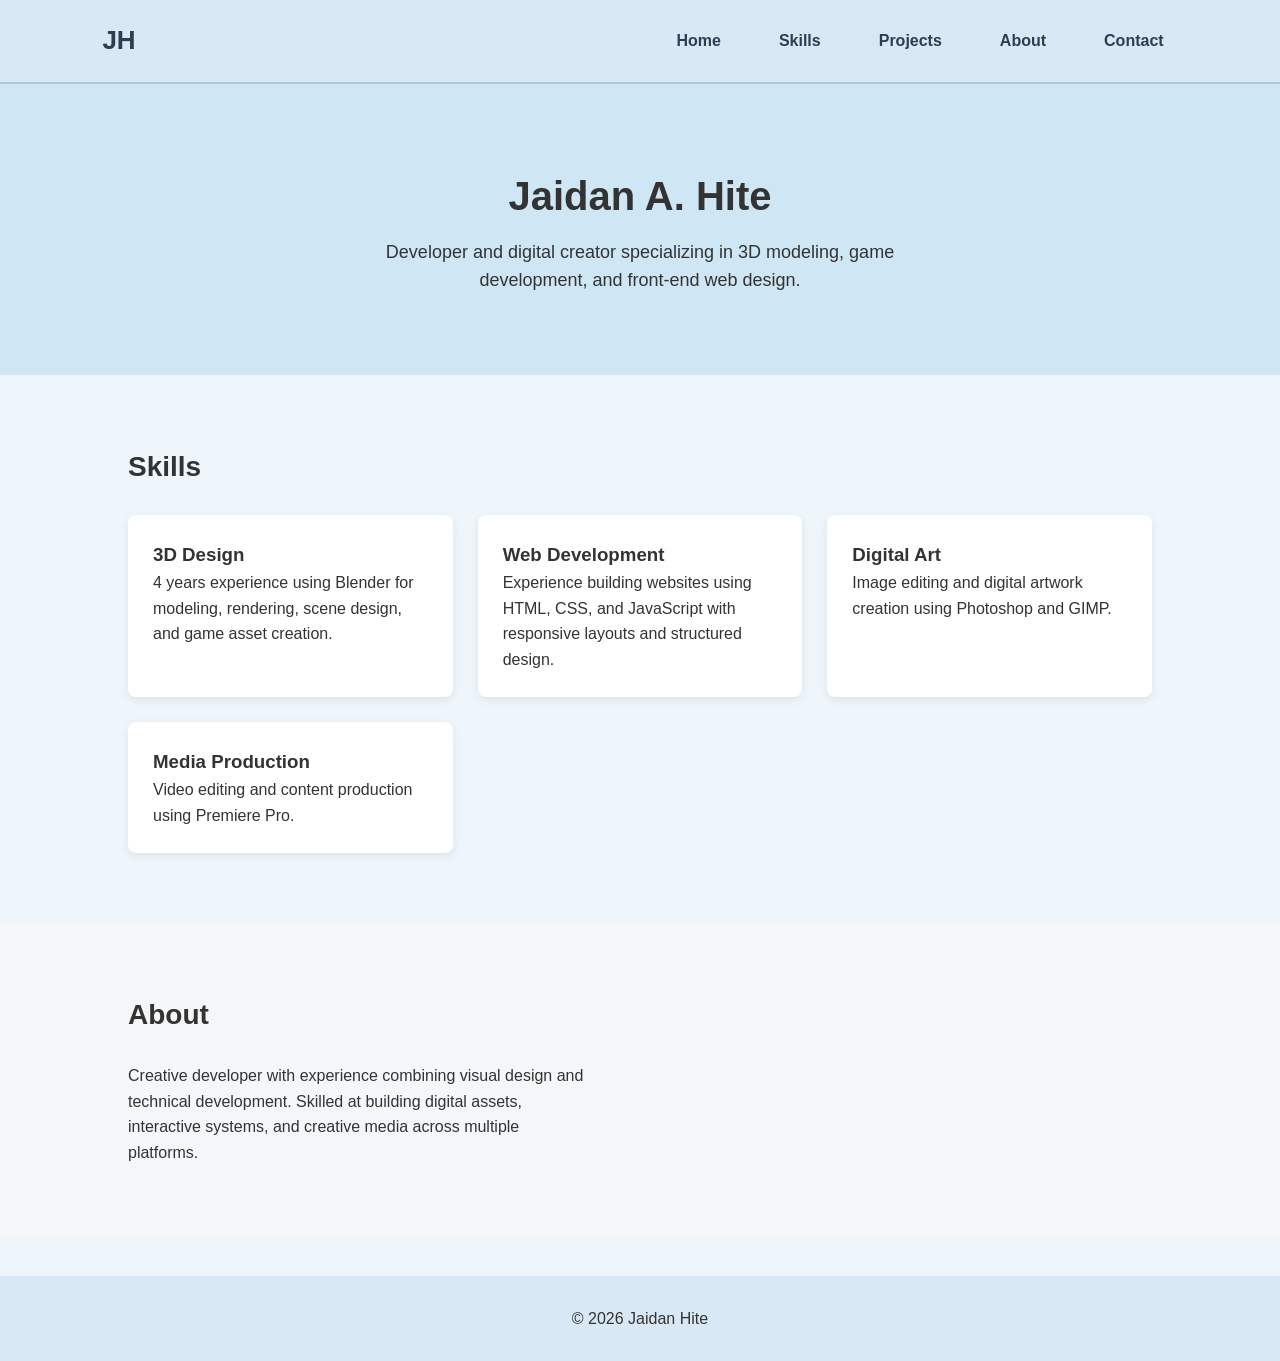
<file: index.html>
<!DOCTYPE html>
<html lang="en">
<head>
<meta charset="UTF-8">
<meta name="viewport" content="width=device-width, initial-scale=1.0">

<title>Jaidan Hite | Portfolio</title>

<link rel="stylesheet" href="style.css">
</head>

<body>

<header>
<nav class="navbar">

<h1 class="logo">JH</h1>

<ul class="nav-links">

<li><a href="index.html">Home</a></li>
<li><a href="#skills">Skills</a></li>
<li><a href="projects.html">Projects</a></li>
<li><a href="#about">About</a></li>
<li><a href="contact.html">Contact</a></li>

</ul>

</nav>
</header>

<main>

<section class="hero">

<h2>Jaidan A. Hite</h2>

<p>
Developer and digital creator specializing in 3D modeling,
game development, and front-end web design.
</p>

</section>

<section class="skills" id="skills">

<h2>Skills</h2>

<div class="skill-grid">

<div class="card">
<h3>3D Design</h3>
<p>4 years experience using Blender for modeling, rendering,
scene design, and game asset creation.</p>
</div>

<div class="card">
<h3>Web Development</h3>
<p>Experience building websites using HTML, CSS, and JavaScript
with responsive layouts and structured design.</p>
</div>

<div class="card">
<h3>Digital Art</h3>
<p>Image editing and digital artwork creation using Photoshop
and GIMP.</p>
</div>

<div class="card">
<h3>Media Production</h3>
<p>Video editing and content production using Premiere Pro.</p>
</div>

</div>

</section>

<section class="about" id="about">

<h2>About</h2>

<p>
Creative developer with experience combining visual design and<br />
technical development. Skilled at building digital assets,<br />
interactive systems, and creative media across multiple<br />
platforms.
</p>

</section>

</main>

<footer>

<p>© 2026 Jaidan Hite</p>

</footer>

<script src="script.js"></script>

</body>
</html>
</file>
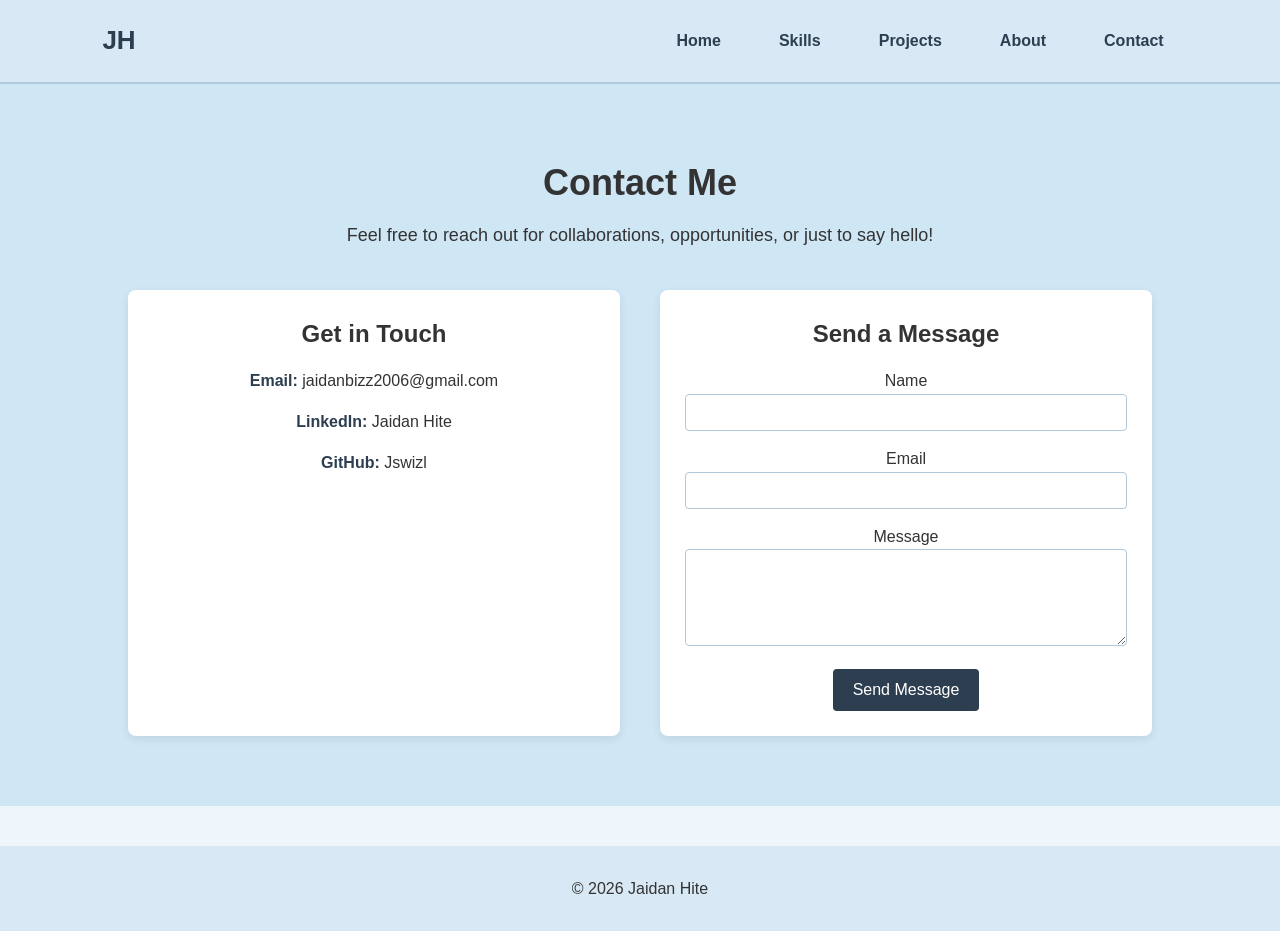
<file: contact.html>
<!DOCTYPE html>
<html lang="en">
<head>
<meta charset="UTF-8">
<meta name="viewport" content="width=device-width, initial-scale=1.0">
<title>Contact | Jaidan Hite</title>
<link rel="stylesheet" href="style.css">
</head>
<body>
<header>
<nav class="navbar">
<h1 class="logo">JH</h1>
<ul class="nav-links">
<li><a href="index.html">Home</a></li>
<li><a href="index.html#skills">Skills</a></li>
<li><a href="projects.html">Projects</a></li>
<li><a href="index.html#about">About</a></li>
<li><a href="contact.html">Contact</a></li>
</ul>
</nav>
</header>
<main>
<section class="contact">
<h2>Contact Me</h2>
<p>Feel free to reach out for collaborations, opportunities, or just to say hello!</p>
<div class="contact-container">
<div class="contact-info">
<h3>Get in Touch</h3>
<p><strong>Email:</strong> jaidanbizz2006@gmail.com</p>
<p><strong>LinkedIn:</strong> Jaidan Hite</p>
<p><strong>GitHub:</strong> Jswizl</p>
</div>
<div class="contact-form">
<h3>Send a Message</h3>
<form action="#" method="post">
<label for="name">Name</label>
<input type="text" id="name" name="name" required>
<label for="email">Email</label>
<input type="email" id="email" name="email" required>
<label for="message">Message</label>
<textarea id="message" name="message" rows="5" required></textarea>
<button type="submit">Send Message</button>
</form>
</div>
</div>
</section>
</main>
<footer>
<p>© 2026 Jaidan Hite</p>
</footer>
<script src="script.js"></script>
</body>
</html>
</file>
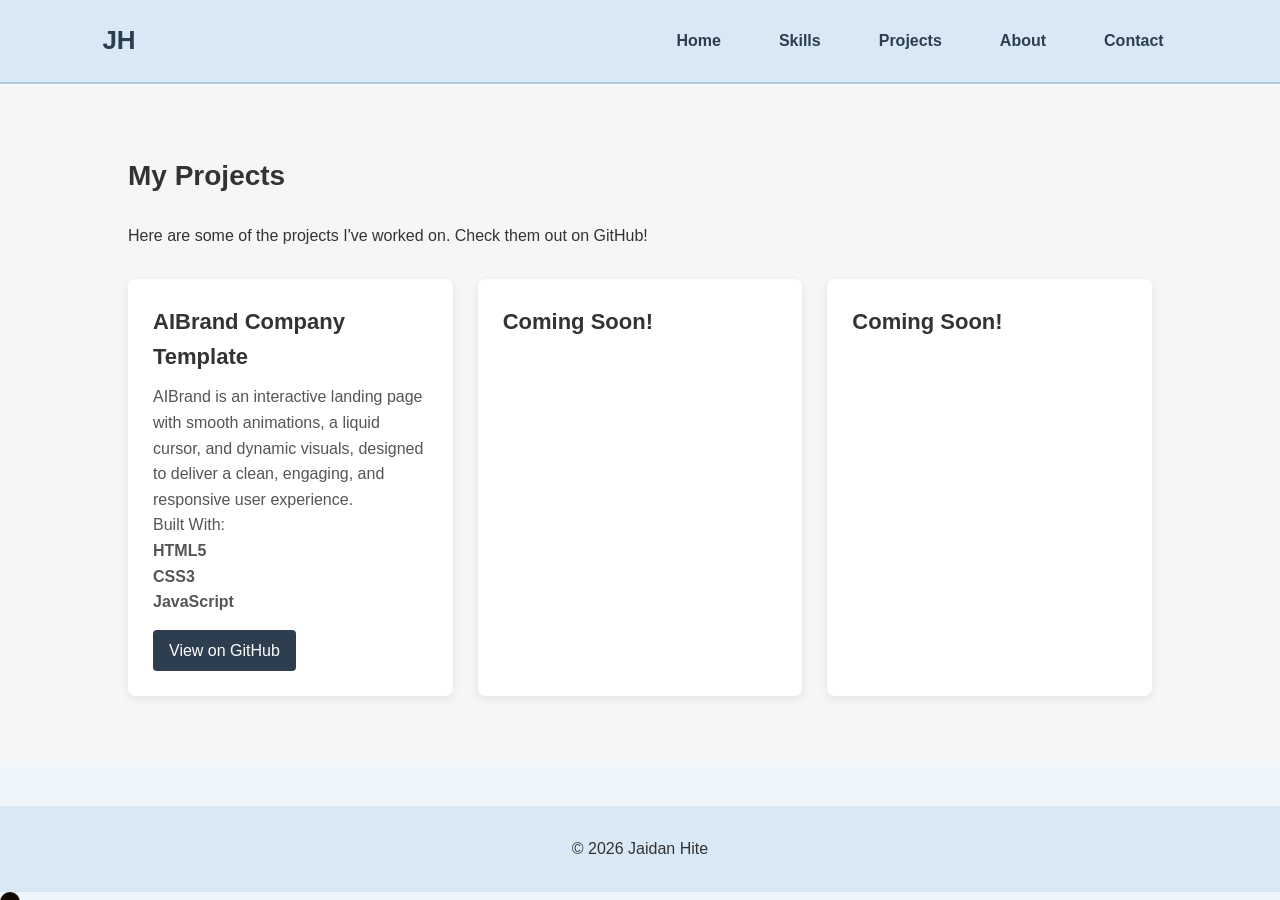
<file: projects.html>
<!DOCTYPE html>
<html lang="en">
<head>
<meta charset="UTF-8">
<meta name="viewport" content="width=device-width, initial-scale=1.0">
<title>Projects | Jaidan Hite</title>
<link rel="stylesheet" href="style.css">
</head>
<body>
<header>
<nav class="navbar">
<h1 class="logo">JH</h1>
<ul class="nav-links">
<li><a href="index.html">Home</a></li>
<li><a href="index.html#skills">Skills</a></li>
<li><a href="projects.html">Projects</a></li>
<li><a href="index.html#about">About</a></li>
<li><a href="contact.html">Contact</a></li>
</ul>
</nav>
</header>
<main>
<section class="projects">
<h2>My Projects</h2>
<p>Here are some of the projects I've worked on. Check them out on GitHub!</p>
<div class="projects-grid">
<!-- Project 1 -->
<div class="project-card">
<h3>AIBrand Company Template</h3>
<p>AIBrand is an interactive landing page with smooth animations, a liquid cursor, and dynamic visuals, designed to deliver a clean, engaging, and responsive user experience.<br />Built With:<br /><strong> HTML5<br /> CSS3<br /> JavaScript</strong></p>
<a href="https://jaidan87113-pixel.github.io/AIWebsiteTemplate/" target="_blank" class="project-link">View on GitHub</a>
</div>
<!-- Project 2 -->
<div class="project-card">
<h3>Coming Soon!</h3>
<p></p>
</div>
<!-- Project 3 -->
<div class="project-card">
<h3>Coming Soon!</h3>
<p></p>
</div>
<!-- Add more projects as needed -->
</div>
</section>
</main>
<footer>
<p>© 2026 Jaidan Hite</p>
</footer>
<script src="script.js"></script>
</body>
</html>
</file>
<file: style.css>
/* RESET */

*{
margin:0;
padding:0;
box-sizing:border-box;
font-family:Arial, Helvetica, sans-serif;
}

/* BODY */

body{
background:#eef6fb;
color:#333;
line-height:1.6;
cursor:none;
}

/* NAVBAR */

.navbar{
display:flex;
justify-content:space-between;
align-items:center;

padding:20px 8%;
background:#d8e8f4;
border-bottom:2px solid #b0c9db;
}

.logo{
font-size:26px;
color:#2c3e50;
}

/* NAV LINKS */

.nav-links{
list-style:none;
display:flex;
gap:30px;
}

.nav-links a{
text-decoration:none;
color:#2c3e50;
font-weight:600;
padding:8px 14px;
border-radius:6px;

transition: all .35s ease;
}

/* HOVER EFFECT */

.nav-links a:hover{
background:#7fb7d8;
color:white;
transform:translateY(-2px);
}

/* HERO SECTION */

.hero{
text-align:center;
padding:80px 10%;
background:#cfe6f5;
}

.hero h2{
font-size:40px;
margin-bottom:10px;
}

.hero p{
max-width:600px;
margin:auto;
font-size:18px;
}

/* SECTION BLOCKS */

section{
padding:70px 10%;
}

section h2{
margin-bottom:25px;
font-size:28px;
}

/* SKILLS GRID */

.skill-grid{
display:grid;
grid-template-columns:repeat(auto-fit,minmax(240px,1fr));
gap:25px;
}

/* CARDS */

.card{
background:white;
padding:25px;
border-radius:8px;
box-shadow:0 3px 10px rgba(0,0,0,.08);

transition:all .3s ease;
}

.card:hover{
transform:translateY(-5px);
box-shadow:0 8px 20px rgba(0,0,0,.12);
}

/* ABOUT */

.about{
background:#f4f6f8;
}

/* CONTACT */

.contact{
background:#cfe6f5;
text-align:center;
}

.contact h2{
font-size:36px;
margin-bottom:10px;
}

.contact p{
font-size:18px;
max-width:600px;
margin:0 auto 40px;
}

.contact-container{
display:grid;
grid-template-columns:1fr 1fr;
gap:40px;
margin-top:30px;
}

.contact-info h3, .contact-form h3{
margin-bottom:15px;
font-size:24px;
}

.contact-info{
background:white;
padding:25px;
border-radius:8px;
box-shadow:0 3px 10px rgba(0,0,0,.08);
}

.contact-info p{
margin-bottom:15px;
font-size:16px;
}

.contact-info strong{
color:#2c3e50;
}

.contact-info a{
color:#7fb7d8;
text-decoration:none;
font-weight:500;
}

.contact-info a:hover{
text-decoration:underline;
}

.contact-form{
background:white;
padding:25px;
border-radius:8px;
box-shadow:0 3px 10px rgba(0,0,0,.08);
}

.contact-form input, .contact-form textarea{
width:100%;
padding:10px;
margin-bottom:15px;
border:1px solid #b0c9db;
border-radius:4px;
font-family:inherit;
}

.contact-form button{
background:#2c3e50;
color:white;
padding:12px 20px;
border:none;
border-radius:4px;
cursor:pointer;
font-size:16px;
transition:all .3s ease;
}

.contact-form button:hover{
background:#7fb7d8;
}

/* PROJECTS */

.projects{
background:#f4f6f8;
}

.projects-grid{
display:grid;
grid-template-columns:repeat(auto-fit,minmax(300px,1fr));
gap:25px;
margin-top:30px;
}

.project-card{
background:white;
padding:25px;
border-radius:8px;
box-shadow:0 3px 10px rgba(0,0,0,.08);
transition:all .3s ease;
}

.project-card:hover{
transform:translateY(-5px);
box-shadow:0 8px 20px rgba(0,0,0,.12);
}

.project-card h3{
margin-bottom:10px;
font-size:22px;
}

.project-card p{
margin-bottom:15px;
color:#555;
}

.project-link{
display:inline-block;
background:#2c3e50;
color:white;
padding:8px 16px;
text-decoration:none;
border-radius:4px;
transition:all .3s ease;
}

.project-link:hover{
background:#7fb7d8;
}

/* FOOTER */

footer{
text-align:center;
padding:30px;
background:#d8e8f4;
margin-top:40px;
}

/* RESPONSIVE */

@media(max-width:768px){

.navbar{
flex-direction:column;
gap:15px;
}

.nav-links{
flex-wrap:wrap;
justify-content:center;
}

.hero h2{
font-size:30px;
}

.contact-container{
grid-template-columns:1fr;
}

.projects-grid{
grid-template-columns:1fr;
}

}

/* CUSTOM CURSOR */

.custom-cursor{
position:fixed;
width:20px;
height:20px;
background:white;
border-radius:50%;
pointer-events:none;
mix-blend-mode:difference;
z-index:9999;
transition:transform 0.1s ease;
}
</file>
